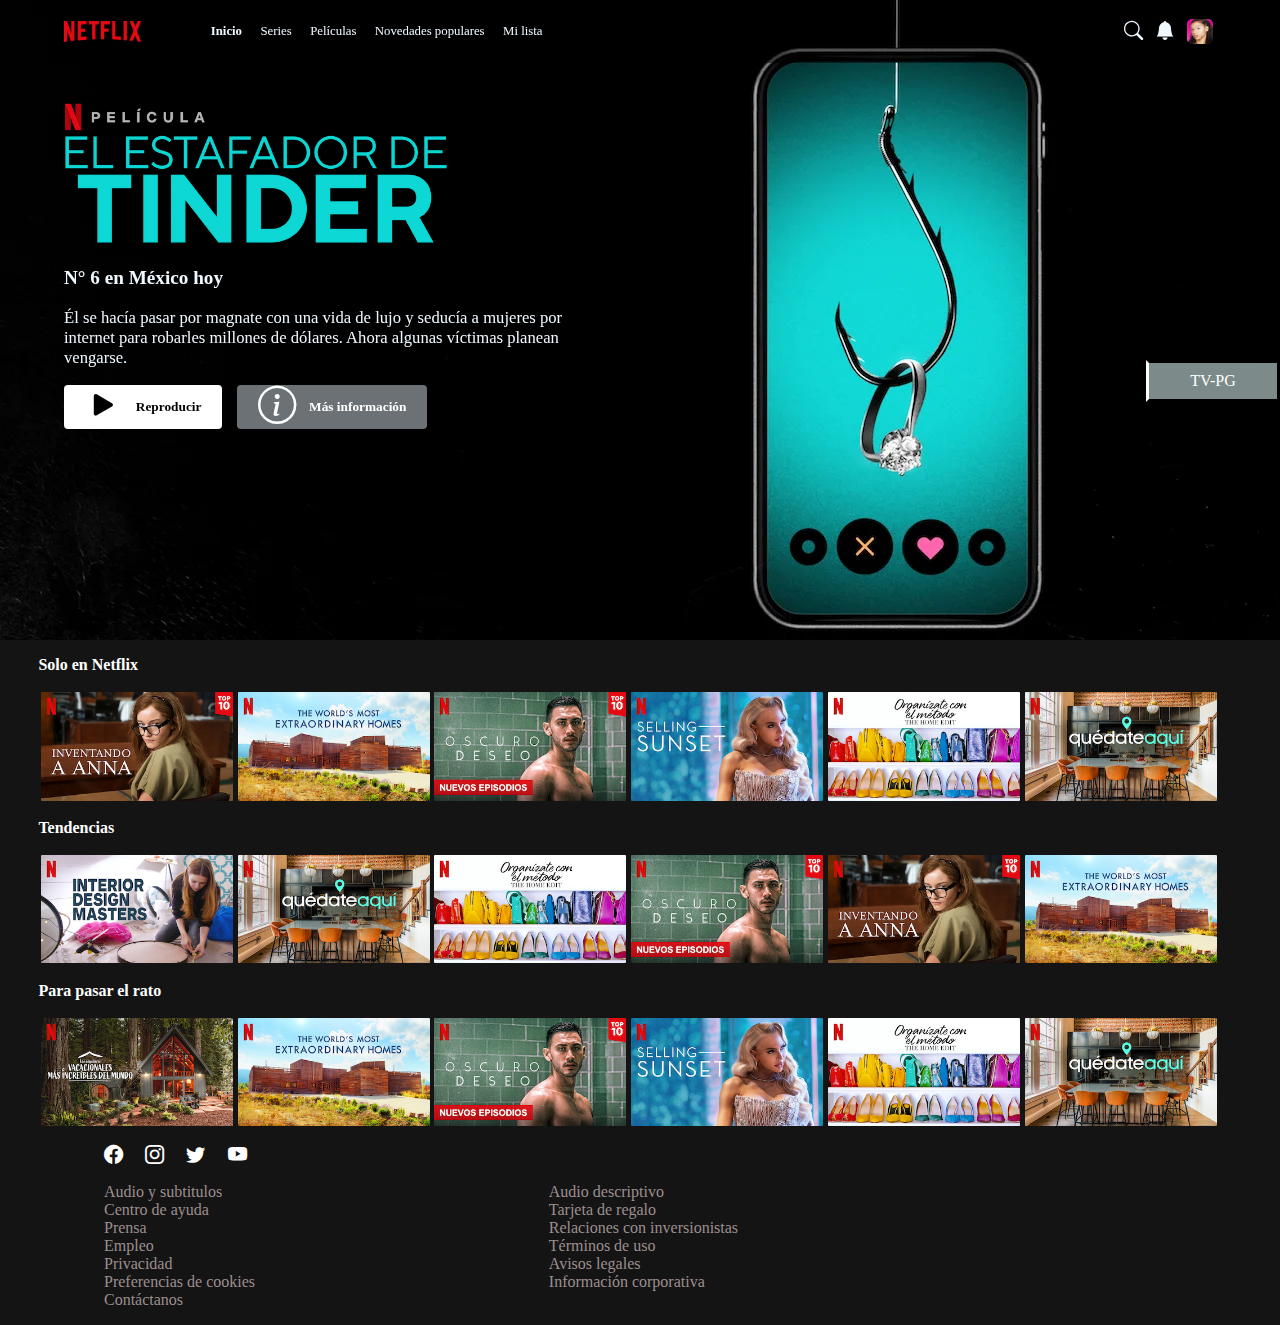
<file: index.html>
<!DOCTYPE html>
<html lang="en">
<head>
    <meta charset="UTF-8">
    <meta http-equiv="X-UA-Compatible" content="IE=edge">
    <meta name="viewport" content="width=device-width, initial-scale=1.0">
    
    <link rel="stylesheet" href="css/styles2.css">
    
    <link rel="shortcut icon" href="img/icon.png">
    <link rel="stylesheet" href="https://cdn.jsdelivr.net/npm/bootstrap-icons@1.8.1/font/bootstrap-icons.css">
    
    <title>Netflix</title>
</head>
<body>
    <script src="code.js"></script>
    <div id="movie-preview">
        <nav id="nav-1">
            <a href="profiles.html">
                <img src="img/logo1.png" alt="logo">
            </a>
            <ul id="first-menu">
                <li>
                    <a id="inicio" href="">Inicio</a>
                </li>
                <li>
                    <a href="">Series</a>
                </li>
                <li>
                    <a href="">Películas</a>
                </li>
                <li>
                    <a href="">Novedades populares</a>
                </li>
                <li>
                    <a href="">Mi lista</a>
                </li>
            </ul>
    
            <div id="second-menu">
                <span>
                    <a href="">
                        <i class="bi bi-search fa-lg"></i>
                    </a>
                    
                </span>
                <span>
                    <a href="">
                        <i class="bi bi-bell-fill"></i>
                    </a>
                </span>    
                <span>
                    <a href="">
                        <img id="img-profile" src="img/profile3.png" alt="">
                    </a>
                </span>    
                    
    
            </div>
        </nav>
        <div id="movie-description">
            <img id="movie-name" src="img/movie-name.webp" alt="">
            <p id="top-n">N° 6 en México hoy</p>
            <p id="description">
                Él se hacía pasar por magnate con una vida de lujo y seducía a mujeres por internet para robarles millones de dólares. Ahora algunas víctimas planean vengarse.
            </p>
            <div id="description-buttons">
                <button class="description-button" id="play-button">
                    <i class="bi bi-play-fill"></i>
                    <div></div>
                    <p>Reproducir</p>
                </button>
                <button class="description-button" id="info-button">
                    <i class="bi bi-info-circle"></i>
                    <div></div>
                    <p>Más información</p>
                </button>
            </div>
        </div>
        <div id="tv-pg">
            <p>TV-PG</p>
        </div>
        
    </div>
    <div class="movies-section">
        <p>Solo en Netflix</p>
        <div id="movies">
            <img src="img/1.jpg" alt="">
            <img src="img/2.jpg" alt="">
            <img src="img/3.jpg" alt="">
            <img src="img/4.jpg" alt="">
            <img src="img/5.jpg" alt="">
            <img src="img/6.jpg" alt="">
        </div>
    </div>
    <div class="movies-section">
        <p>Tendencias</p>
        <div id="movies">
            <img src="img/7.jpg" alt="">
            <img src="img/6.jpg" alt="">
            <img src="img/5.jpg" alt="">
            <img src="img/3.jpg" alt="">
            <img src="img/1.jpg" alt="">
            <img src="img/2.jpg" alt="">
        </div>
    </div>
    <div class="movies-section">
        <p>Para pasar el rato</p>
        <div id="movies">
            <img src="img/8.jpg" alt="">
            <img src="img/2.jpg" alt="">
            <img src="img/3.jpg" alt="">
            <img src="img/4.jpg" alt="">
            <img src="img/5.jpg" alt="">
            <img src="img/6.jpg" alt="">
        </div>
    </div>
    <footer>
        <ul id="social-net">
            <li>
                <i class="bi bi-facebook"></i>
            </li>
            <li>
                <i class="bi bi-instagram"></i>
            </li>
            <li>
                <i class="bi bi-twitter"></i>
            </li>
            <li>
                <i class="bi bi-youtube"></i>
            </li>
        </ul>
        <ul id="last-menu">
            <li>
                <a href="">Audio y subtitulos </a>
            </li>
            <li>
                <a href="">Audio descriptivo </a>
            </li>
            <li>
                <a href="">Centro de ayuda </a>
            </li>
            <li>
                <a href="">Tarjeta de regalo </a>
            </li>
            <li>
                <a href="">Prensa </a>
            </li>
            <li>
                <a href="">Relaciones con inversionistas </a>
            </li>
            <li>
                <a href="">Empleo </a>
            </li>
            <li>
                <a href="">Términos de uso</a>
            </li>
            <li>
                <a href="">Privacidad </a>
            </li>
            <li>
                <a href="">Avisos legales </a>
            </li>
            <li>
                <a href="">Preferencias de cookies </a>
            </li>
            <li>
                <a href="">Información corporativa </a>
            </li>
            <li>
                <a href="">Contáctanos </a>
            </li>
        </ul>
    </footer>
</body>
</html>
</file>
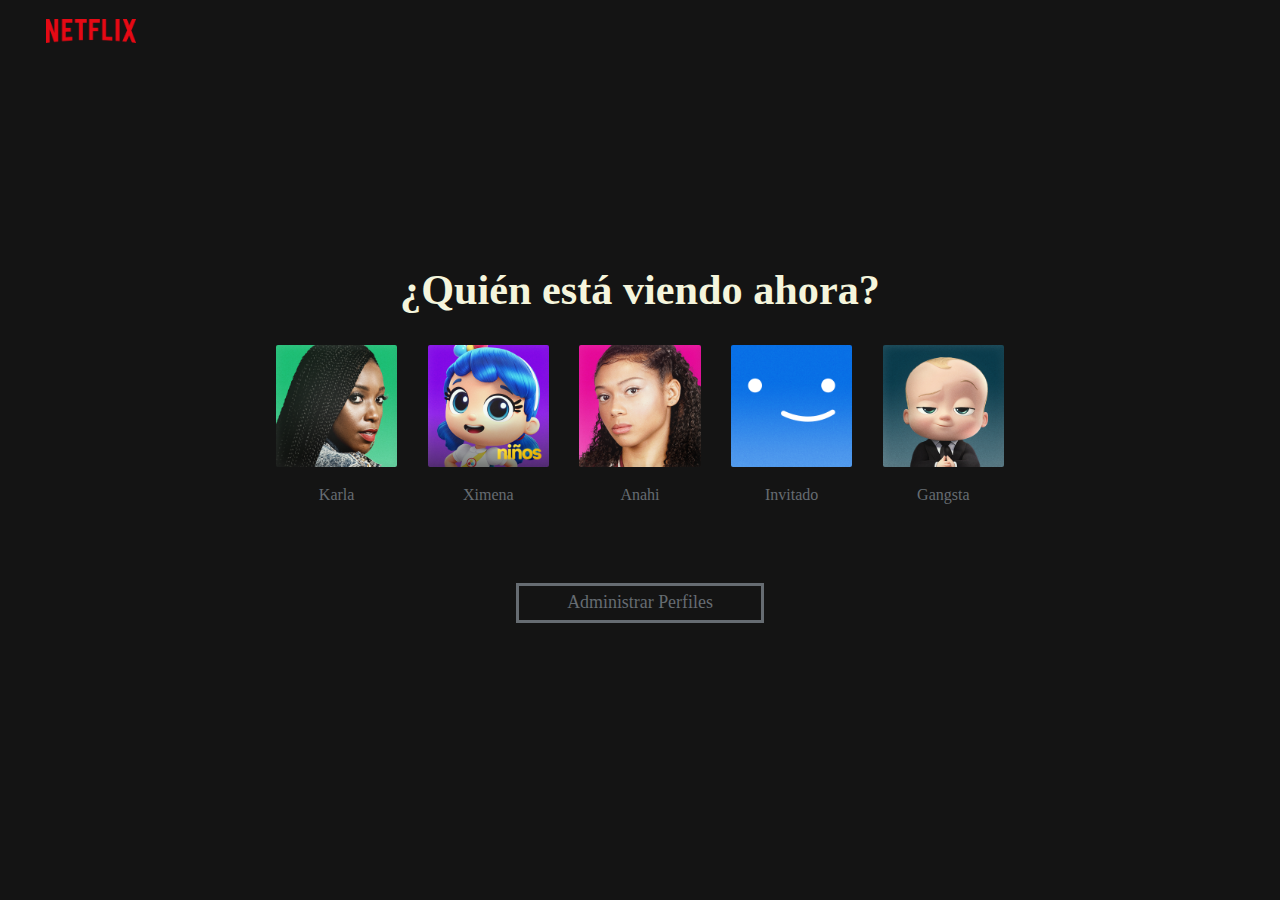
<file: profiles.html>
<!DOCTYPE html>
<html lang="en">
<head>
    <meta charset="UTF-8">
    <meta http-equiv="X-UA-Compatible" content="IE=edge">
    <meta name="viewport" content="width=device-width, initial-scale=1.0">
    <link rel="stylesheet" href="css/styles.css">
    <link rel="shortcut icon" href="img/icon.png">
    <title>Netflix</title>
</head>
<body>  
    <nav id="nav-1">
        <a href="">
            <img src="img/logo1.png" alt="logo">
        </a>
    </nav>
    <div id="general">
        <div id="profiles">
            <h1>¿Quién está viendo ahora?</h1>
            <section>
                <article>
                    <a href="index.html">
                        <img class="img-profile" src="img/profile1.png" alt="p1">
                        <p class="name-profile">Karla</p>
                    </a>
                    
                </article>
                <article>
                    <a href="index.html">
                        <img class="img-profile" src="img/profile2.png" alt="p2">
                        <p class="name-profile">Ximena</p>
                    </a>
                </article>
                <article>
                    <a href="index.html">
                        <img class="img-profile" src="img/profile3.png" alt="p3">
                        <p class="name-profile">Anahi</p>
                    </a>
                </article>
                <article>
                    <a href="index.html">
                        <img class="img-profile" src="img/profile4.png" alt="p4">
                        <p class="name-profile">Invitado</p>
                    </a>
                </article>
                <article>
                    <a href="index.html">
                        <img class="img-profile" src="img/profile5.png" alt="p5">
                        <p class="name-profile">Gangsta</p>
                    </a>
                </article>
            </section>
            
        </div>
        <a id="link-manage-profile" href="index.html">
                Administrar Perfiles
        </a>
        
    </div>
    
    
    
</body>
</html>
</file>
<file: css/styles2.css>
@font-face {
    font-family:"Netflix Sans" ;
    src: url("https://assets.nflxext.com/ffe/siteui/fonts/netflix-sans/v3/NetflixSans_W_Rg.woff2");
}
body{
    background-color: #141414;
    margin: 0px;
}

h1{
    font-family: "Netflix Sans" ;
    color: beige;
    font-size: 3.3vw;
}

#nav-1{
    display: flex;
    justify-content: flex-start;
    align-items:center;
    padding: 0%;
    height: 7%;
    margin-left: 5%;
    position: fixed;
    width:90%;
    background-color: rgba(0, 0, 0, 0.5);
}
#nav-1 a{
    display: flex;
    justify-content: center;
    align-items: center;
}

#nav-1 a img{
    width:6vw;
    
}

#first-menu{
    list-style-type: none;
    display: flex;
    margin-left: 1%;
    width: 40%;
    
}

#first-menu li{
    margin-left: 4%;
    flex-wrap: wrap;
}

#first-menu li a{
    color: aliceblue;
    font-family: "Netflix Sans" ;
    text-decoration: none;
    font-size: 1vw;
    display: flex; 
}

#first-menu li #inicio{
    font-weight: bold;
}

#first-menu li a:hover{
    color:rgb(180, 187, 190);
}

#second-menu{
    display: flex;
    align-items: center;
    position: absolute;
    right: 2.5%;
    
}
#second-menu span{
    margin-right: 20%;
}

#second-menu span i{
    color: aliceblue;
    
}

#second-menu span a img{
    width: 2vw;
    border-radius: 5px;
}

.bi {
    font-size: 1.5vw;
  }

#movie-preview{
    height:50vmax;
    background-image: url(../img/movie-bg.webp);
    background-repeat: no-repeat;
    background-size: 100vw;
}

#movie-description {
    position: absolute;
    left: 5%;
    top: 10%;
    width: 40%;
    color: aliceblue;
    font-family: "Netflix Sans";
}

#movie-description img{
    width: 30vw;
}
#movie-description #top-n {
    font-size: 1.5vw;
    font-weight: bold;
}

#movie-description #description{
    font-size: 1.3vw;
}

#description-buttons{
    display: flex;
    flex-direction: row;
    align-items: center;
}

#description-buttons .description-button{
    border: none;
    border-radius: 4px;
    padding: 0% 4%;
    font-family: "Netflix Sans";
    font-weight: bold;
    display: flex;
    flex-direction: row;
    align-items: center;
}

#description-buttons #play-button{
    background-color: rgb(255, 255, 255);
    color: #000000;

}

#description-buttons #play-button:hover{
    background-color: rgb(206, 199, 199);
}

#description-buttons #play-button div{
    width: 1em;
}

#description-buttons #info-button{
    background-color: rgb(107, 113, 117);
    color: #ffffff;
    margin-left: 3%;
}

#description-buttons #info-button:hover{
    background-color: rgb(60, 62, 63);
}

#description-buttons #info-button div{
    width: 1em;
}
.bi-info-circle {
    font-size: 3vw;
}

.bi-play-fill {
    font-size: 3vw;
}

#tv-pg{
    background-color: rgb(125, 138, 138);
    width: 10vw;
    position: absolute;
    right: 0%;
    top: 40%;
    height: 4vh;
    font-family: "Netflix Sans";
    text-align:center;
    border-style: solid;
    border-left-color: #ffffff;
    display: flex;
    align-items: center;
    justify-content: center;    
}
#tv-pg p{
    color: #ffffff;
}

.movies-section{
    margin: 1% 3%;
}

.movies-section p{
    font-family: "Netflix Sans";
    color: #ffffff;
    font-weight: bold;
}

#movies{
    display: flex;
    flex-direction: row;
}

#movies img{
    width: 15vw;
    border-radius: 1px;
    margin: 0.2%;
}

footer{
    width: 90%;
    margin-left: 5%;
}

footer ul{
    display: flex;
    flex-direction: row;
    list-style-type: none;
    justify-content: flex-start;
    margin-left: auto;
}

footer ul li a{
    text-decoration: none;
    color: #9c8f8f;
    font-family: "Netflix Sans";
}

footer #social-net li{
    margin-right: 2%;
}

footer #social-net li i{
    color: #ffffff;
}

footer #last-menu{
    flex-flow:row wrap;
}
footer #last-menu li{
    width: 40%;
}
</file>
<file: css/styles.css>
@font-face {
    font-family:"Netflix Sans" ;
    src: url("https://assets.nflxext.com/ffe/siteui/fonts/netflix-sans/v3/NetflixSans_W_Rg.woff2");
}
body{
    background-color: #141414;
}

h1{
    font-family: "Netflix Sans" ;
    color: beige;
    font-size: 3.3vw;
}

#nav-1{
    display: flex;
    justify-content: first;
    margin-left: 3%;
    margin-right: 3%;
    margin-top: 1.5%;
   
}

#nav-1 a img{
    flex: auto;
    width:7vw ;
}

#general{
    
    display: flex;
    flex-direction: column;
    justify-content: center;
    align-items: center;
    height: 85vh;

}

#profiles{
    
    display: flex;
    justify-content: center;
    flex-direction: column;
    align-items: center;
    width: 60%;
    
    
    
}

#profiles section{
   
   
    display: flex;
    flex-direction: row;
    
    
}

#profiles section article{
    
}

#profiles section article a{
    display: flex;
    flex-direction: column;
    align-items: center;
    justify-content: center;
    text-decoration: none;
    color: rgb(102, 108, 114);
    font-family: "Netflix Sans";
    
}


#profiles section article a img{
    width: 80%;
    border-radius: 5px;
    border: solid 3px transparent;
   
}

#profiles section article a:hover .img-profile{
    border-color: aliceblue;
    border-style: solid;
   
 
}

#profiles section article a:hover .name-profile{
    color: aliceblue;
    
}
#link-manage-profile{
    text-decoration: none;
    width: 15vw;
    border-style: solid;
    border-color:rgb(102, 108, 114);
    color: rgb(102, 108, 114);
    padding: 0.5% 2%;
    font-family: "Netflix Sans";
    text-align: center;
    font-size: 1.4vw;
    margin-top: 5%;
}

#link-manage-profile:hover{
    color: aliceblue;
    border-color: aliceblue;
}
</file>
